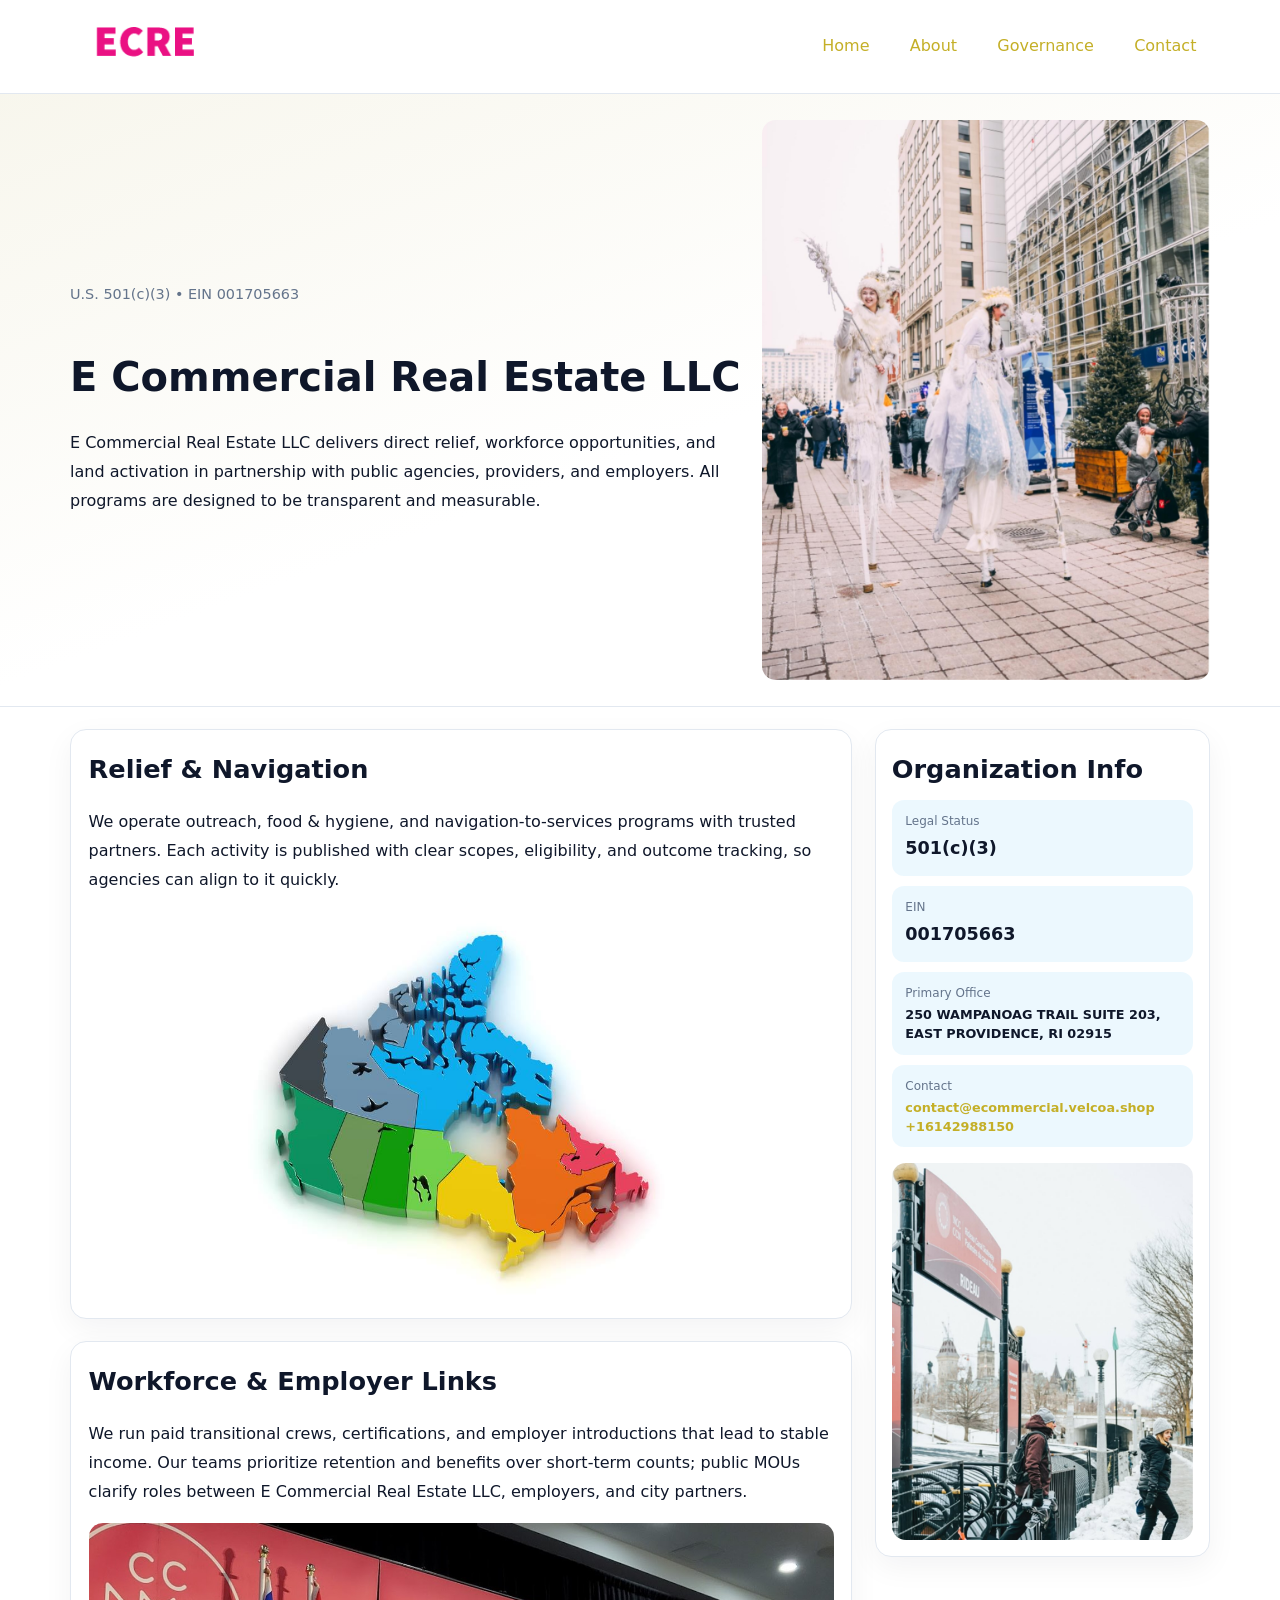
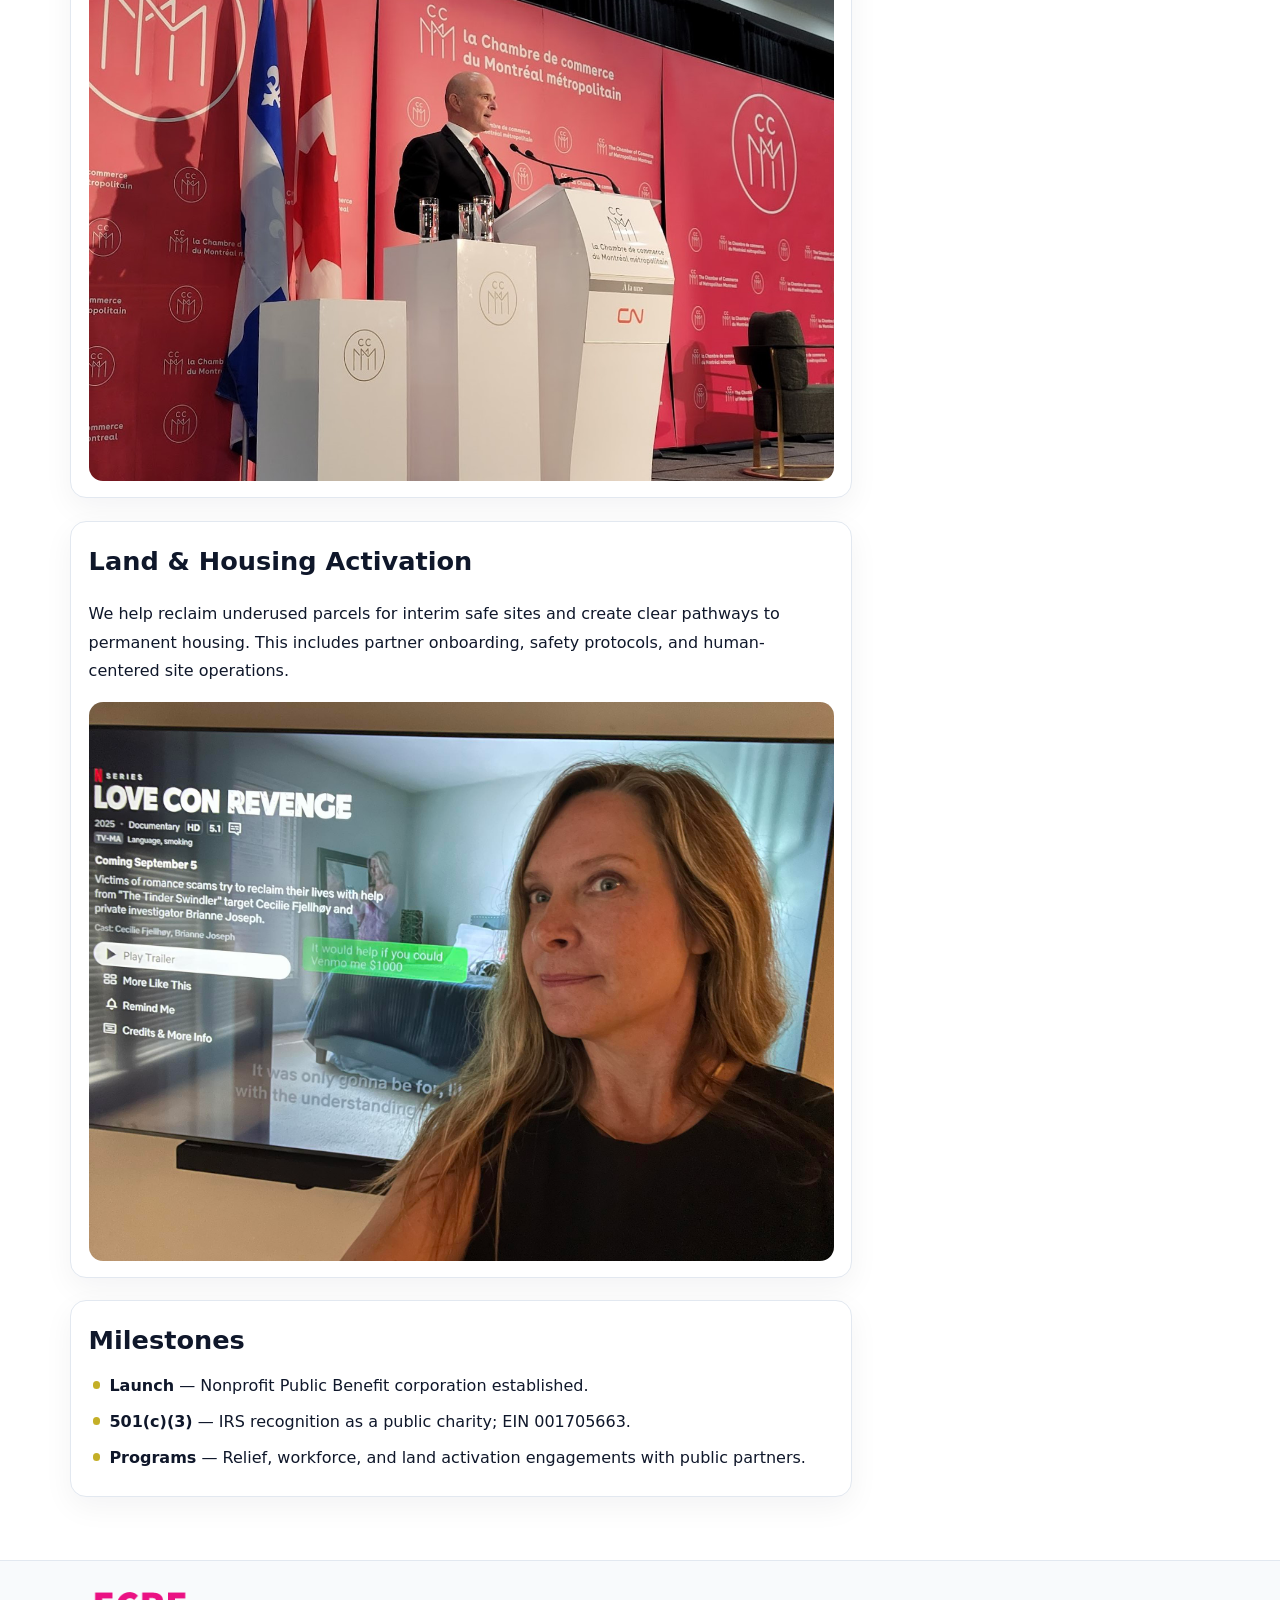
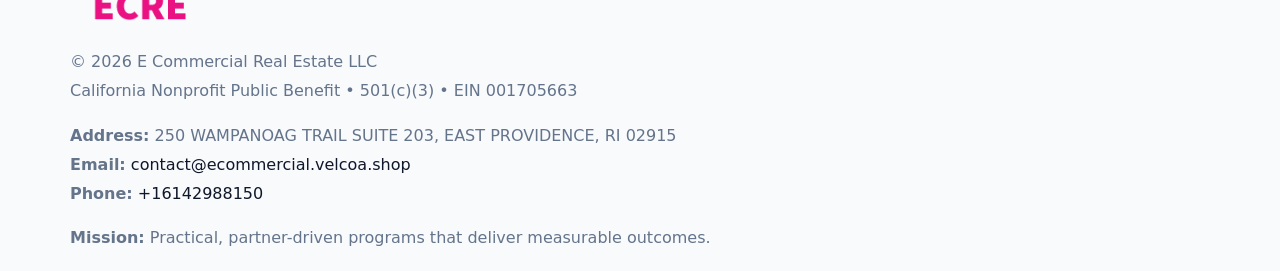
<file: index.html>
<!doctype html><html lang="en"><head>
<meta charset="utf-8">
<meta name="viewport" content="width=device-width,initial-scale=1">
<title>E Commercial Real Estate LLC – Nonprofit • 2025</title>
<link rel="stylesheet" href="assets/styles.css">
<link rel="icon" href="images/logo.png">
<meta name="data-ein" content="001705663">
<meta name="data-name" content="E Commercial Real Estate LLC">
<meta name="data-email" content="contact@ecommercial.velcoa.shop">
<meta name="data-phone" content="+16142988150">
<meta name="data-address" content="250 WAMPANOAG TRAIL SUITE 203, EAST PROVIDENCE, RI 02915">
<meta name="data-map" content="250+WAMPANOAG+TRAIL+SUITE+203,+EAST+PROVIDENCE,+RI+02915">
  <meta name="description" content="Dedicated to community services, education, and direct relief, E Commercial Real Estate LLC collaborates with neighbors and partners to deliver practical help and long-term impact.">
<meta name="facebook-domain-verification" content="u5uy7b5dw2hvcz31bsezogftyk22k0" />
</head><body>
<div style="position:absolute;left:-9999px;top:-9999px;opacity:0" data-uniq="{{UNIQUE_BLOB}}">
  <span>Dedicated to community services, education, and direct relief, E Commercial Real Estate LLC collaborates with neighbors and partners to deliver practical help and long-term impact.</span><svg width="12" height="12" viewBox="0 0 12 12" xmlns="http://www.w3.org/2000/svg"><circle cx="6" cy="6" r="5" fill="#7c3aed"/></svg><img src="images/relief.jpg" width="1" height="1" alt="" loading="lazy"/>
</div>

<header>
  <div class="topnav">
    <a href="index.html"><img src="images/logo.png" alt="E Commercial Real Estate LLC" style="width:150px"></a>
    <nav>
      <a class="active" href="index.html">Home</a>
      <a href="about.html">About</a>
      <a href="governance.html">Governance</a>
      <a href="contact.html">Contact</a>
    </nav>
  </div>
</header>

<section class="c568fa30c6e">
  <div class="hero-wrap">
    <div>
      <p class="subtle">U.S. 501(c)(3) • EIN 001705663</p>
      <h1>E Commercial Real Estate LLC</h1>
      <p class="c6571efec96">E Commercial Real Estate LLC delivers direct relief, workforce opportunities, and land activation in partnership with public agencies, providers, and employers. All programs are designed to be transparent and measurable.</p>
    </div>
    <img src="images/hero.jpg" alt="Program photo">
  </div>
</section>

<div class="page">
  <main>
    <section class="section panel">
      <h2>Relief & Navigation</h2>
      <p>We operate outreach, food & hygiene, and navigation-to-services programs with trusted partners. Each activity is published with clear scopes, eligibility, and outcome tracking, so agencies can align to it quickly.</p>
      <img src="images/relief.jpg" alt="" style="margin-top:1rem">
    </section>

    <section class="section panel">
      <h2>Workforce & Employer Links</h2>
      <p>We run paid transitional crews, certifications, and employer introductions that lead to stable income. Our teams prioritize retention and benefits over short-term counts; public MOUs clarify roles between E Commercial Real Estate LLC, employers, and city partners.</p>
      <img src="images/jobs.jpg" alt="" style="margin-top:1rem">
    </section>

    <section class="section panel">
      <h2>Land & Housing Activation</h2>
      <p>We help reclaim underused parcels for interim safe sites and create clear pathways to permanent housing. This includes partner onboarding, safety protocols, and human-centered site operations.</p>
      <img src="images/land.jpg" alt="" style="margin-top:1rem">
    </section>

    <section class="section panel">
      <h2>Milestones</h2>
      <ul class="timeline">
        <li><strong>Launch</strong> — Nonprofit Public Benefit corporation established.</li>
        <li><strong>501(c)(3)</strong> — IRS recognition as a public charity; EIN 001705663.</li>
        <li><strong>Programs</strong> — Relief, workforce, and land activation engagements with public partners.</li>
      </ul>
    </section>
  </main>

  <aside>
    <div class="sidebox">
      <h2>Organization Info</h2>
      <div class="metric">
        <div class="label">Legal Status</div>
        <div class="value">501(c)(3)</div>
      </div>
      <div class="metric">
        <div class="label">EIN</div>
        <div class="value">001705663</div>
      </div>
      <div class="metric">
        <div class="label">Primary Office</div>
        <div class="value" style="font-size:.8rem;line-height:1.5">250 WAMPANOAG TRAIL SUITE 203, EAST PROVIDENCE, RI 02915</div>
      </div>
      <div class="metric">
        <div class="label">Contact</div>
        <div class="value" style="font-size:.8rem;line-height:1.5">
          <a href="mailto:contact@ecommercial.velcoa.shop">contact@ecommercial.velcoa.shop</a><br>
          <a href="tel:+16142988150">+16142988150</a>
        </div>
      </div>
      <img src="images/community.jpg" alt="" style="margin-top:1rem">
    </div>
  </aside>
</div>

<footer>
  <div class="footer-wrap">
    <div class="footer-grid">
      <div class="footer-col">
        <img src="images/logo.png" alt="" style="width:140px;margin-bottom:.4rem">
        <div class="small">© <span id="year"></span> E Commercial Real Estate LLC</div>
        <div class="small">California Nonprofit Public Benefit • 501(c)(3) • EIN 001705663</div>
      </div>
      <div class="footer-col">
        <div class="small"><strong>Address:</strong> 250 WAMPANOAG TRAIL SUITE 203, EAST PROVIDENCE, RI 02915</div>
        <div class="small"><strong>Email:</strong> <a href="mailto:contact@ecommercial.velcoa.shop">contact@ecommercial.velcoa.shop</a></div>
        <div class="small"><strong>Phone:</strong> <a href="tel:+16142988150">+16142988150</a></div>
      </div>
      <div class="footer-col">
        <div class="small"><strong>Mission:</strong> Practical, partner-driven programs that deliver measurable outcomes.</div>
      </div>
    </div>
  </div>
</footer>

<script>
(function(){
  function m(n){const e=document.querySelector('meta[name="'+n+'"]');return e?e.content:'';}
  function h(s){let x=2166136261>>>0;for(let i=0;i<s.length;i++){x^=s.charCodeAt(i);x=(x*16777619)>>>0;}return x>>>0;}
  const key = h((m('data-ein') || m('data-name') || '0').replace(/\s+/g,''));
  const H = key % 360, S = 55 + (key % 20), L = 46;
  const r = document.documentElement;
  r.style.setProperty('--brand', `hsl(${H} ${S}% ${L}%)`);
  r.style.setProperty('--brand-ink', `hsl(${H} ${Math.min(95,S+10)}% ${Math.max(20,L-18)}%)`);
  r.style.setProperty('--soft', `hsl(${H} ${Math.max(40,S-25)}% 95%)`);
  const y = document.getElementById('year'); if (y) y.textContent = new Date().getFullYear();
})();
</script>
</body></html>
</file>
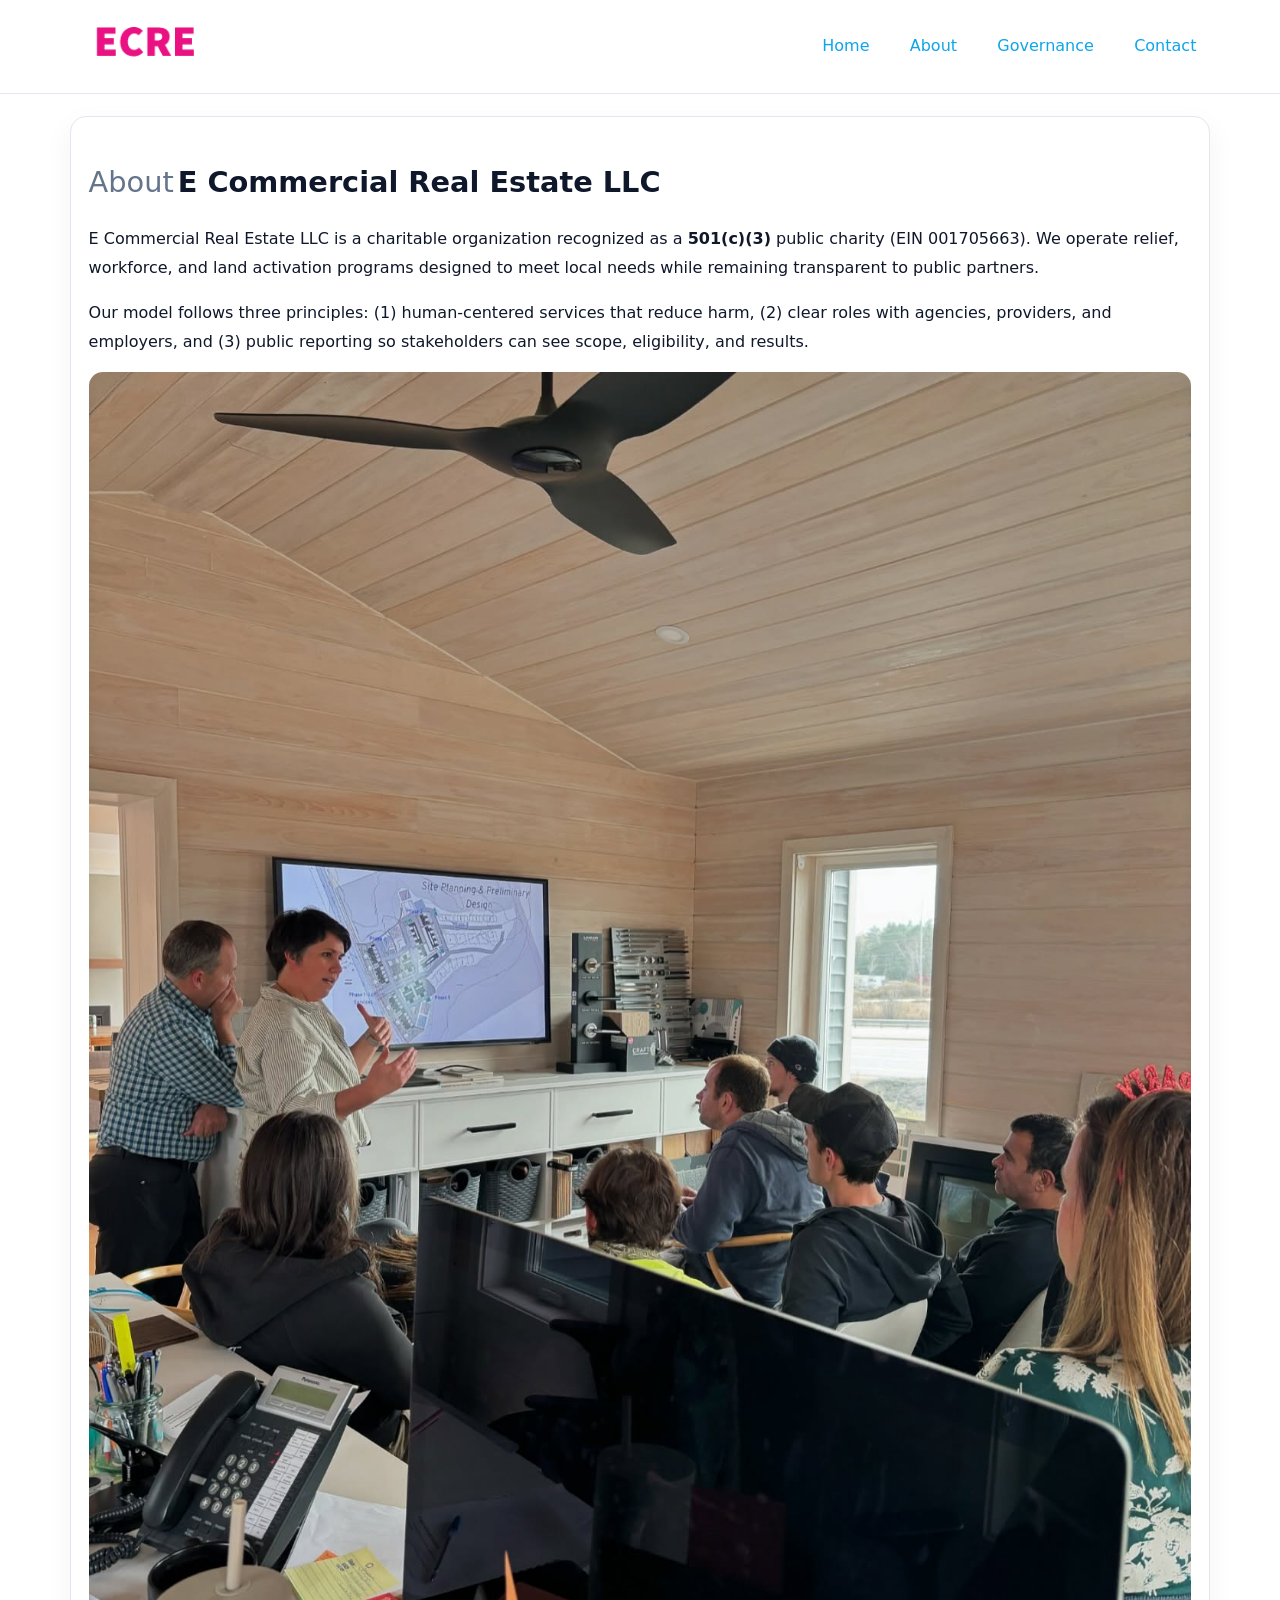
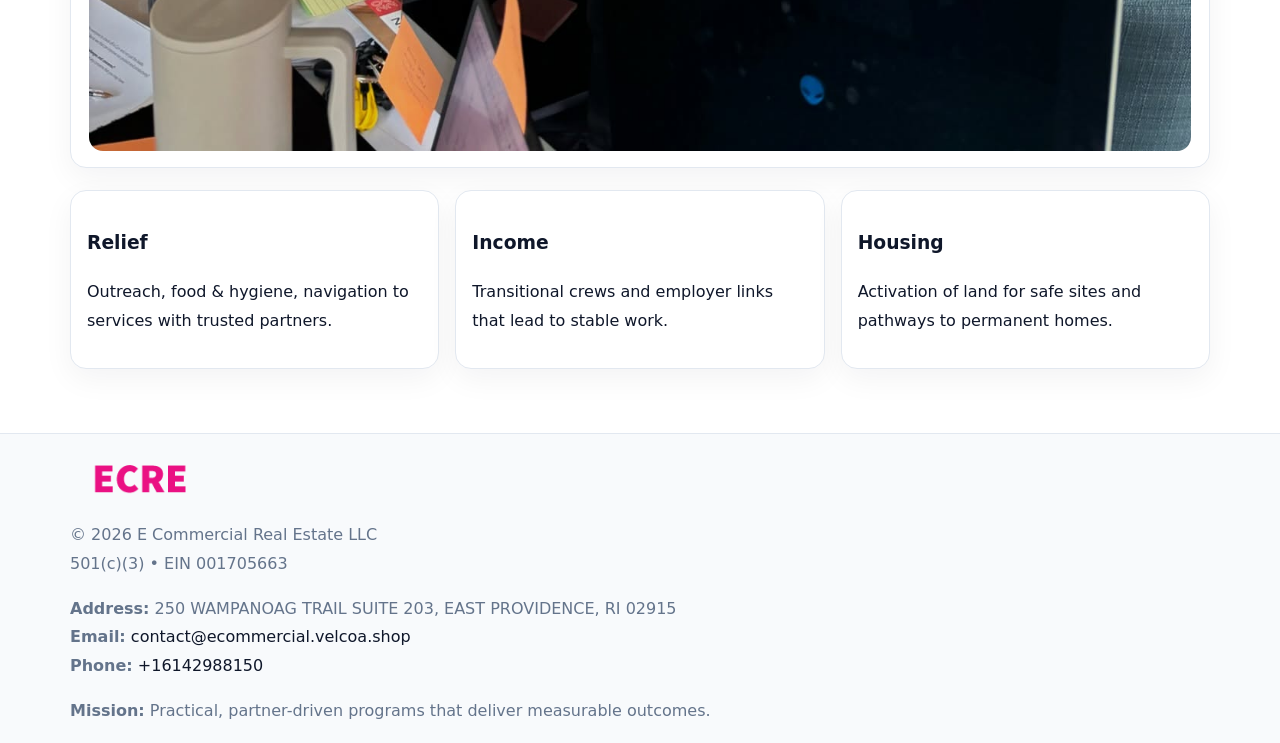
<file: about.html>
<!doctype html><html lang="en"><head>
<meta charset="utf-8">
<meta name="viewport" content="width=device-width,initial-scale=1">
<title>E Commercial Real Estate LLC – Nonprofit • 2025</title>
<link rel="stylesheet" href="assets/styles.css">
<link rel="icon" href="images/logo.png">
  <meta name="description" content="Dedicated to community services, education, and direct relief, E Commercial Real Estate LLC collaborates with neighbors and partners to deliver practical help and long-term impact.">
</head><body>
<div style="position:absolute;left:-9999px;top:-9999px;opacity:0" data-uniq="{{UNIQUE_BLOB}}">
  <span>Dedicated to community services, education, and direct relief, E Commercial Real Estate LLC collaborates with neighbors and partners to deliver practical help and long-term impact.</span><svg width="12" height="12" viewBox="0 0 12 12" xmlns="http://www.w3.org/2000/svg"><circle cx="6" cy="6" r="5" fill="#7c3aed"/></svg><img src="images/reporting.jpg" width="1" height="1" alt="" loading="lazy"/>
</div>

<header>
  <div class="topnav">
    <a href="index.html"><img src="images/logo.png" style="width:150px" alt=""></a>
    <nav>
      <a href="index.html">Home</a>
      <a class="active" href="about.html">About</a>
      <a href="governance.html">Governance</a>
      <a href="contact.html">Contact</a>
    </nav>
  </div>
</header>

<div class="page" style="grid-template-columns:1fr;">
  <main>
    <section class="section panel">
      <h1 style="font-size:1.8rem;margin-bottom:.4rem;"><span style="font-weight:500;color:var(--muted);margin-right:.25rem;">About</span><span style="font-weight:700;color:var(--ink);">E Commercial Real Estate LLC</span></h1>
      <p>E Commercial Real Estate LLC is a charitable organization recognized as a <strong>501(c)(3)</strong> public charity (EIN 001705663). We operate relief, workforce, and land activation programs designed to meet local needs while remaining transparent to public partners.</p>
      <p>Our model follows three principles: (1) human-centered services that reduce harm, (2) clear roles with agencies, providers, and employers, and (3) public reporting so stakeholders can see scope, eligibility, and results.</p>
      <img src="images/about.jpg" alt="" style="margin-top:1rem">
    </section>

    <section class="section cards">
      <article class="c15963fbec9"><h3>Relief</h3><p>Outreach, food & hygiene, navigation to services with trusted partners.</p></article>
      <article class="c15963fbec9"><h3>Income</h3><p>Transitional crews and employer links that lead to stable work.</p></article>
      <article class="c15963fbec9"><h3>Housing</h3><p>Activation of land for safe sites and pathways to permanent homes.</p></article>
    </section>
  </main>
</div>

<footer>
  <div class="footer-wrap">
    <div class="footer-grid">
      <div class="footer-col"><img src="images/logo.png" style="width:140px;margin-bottom:.4rem" alt=""><div class="small">© <span id="year"></span> E Commercial Real Estate LLC</div><div class="small">501(c)(3) • EIN 001705663</div></div>
      <div class="footer-col"><div class="small"><strong>Address:</strong> 250 WAMPANOAG TRAIL SUITE 203, EAST PROVIDENCE, RI 02915</div><div class="small"><strong>Email:</strong> <a href="mailto:contact@ecommercial.velcoa.shop">contact@ecommercial.velcoa.shop</a></div><div class="small"><strong>Phone:</strong> <a href="tel:+16142988150">+16142988150</a></div></div>
      <div class="footer-col"><div class="small"><strong>Mission:</strong> Practical, partner-driven programs that deliver measurable outcomes.</div></div>
    </div>
  </div>
</footer>
<script>(()=>{const y=document.getElementById('year');if(y)y.textContent=new Date().getFullYear();})();</script>
</body></html>
</file>
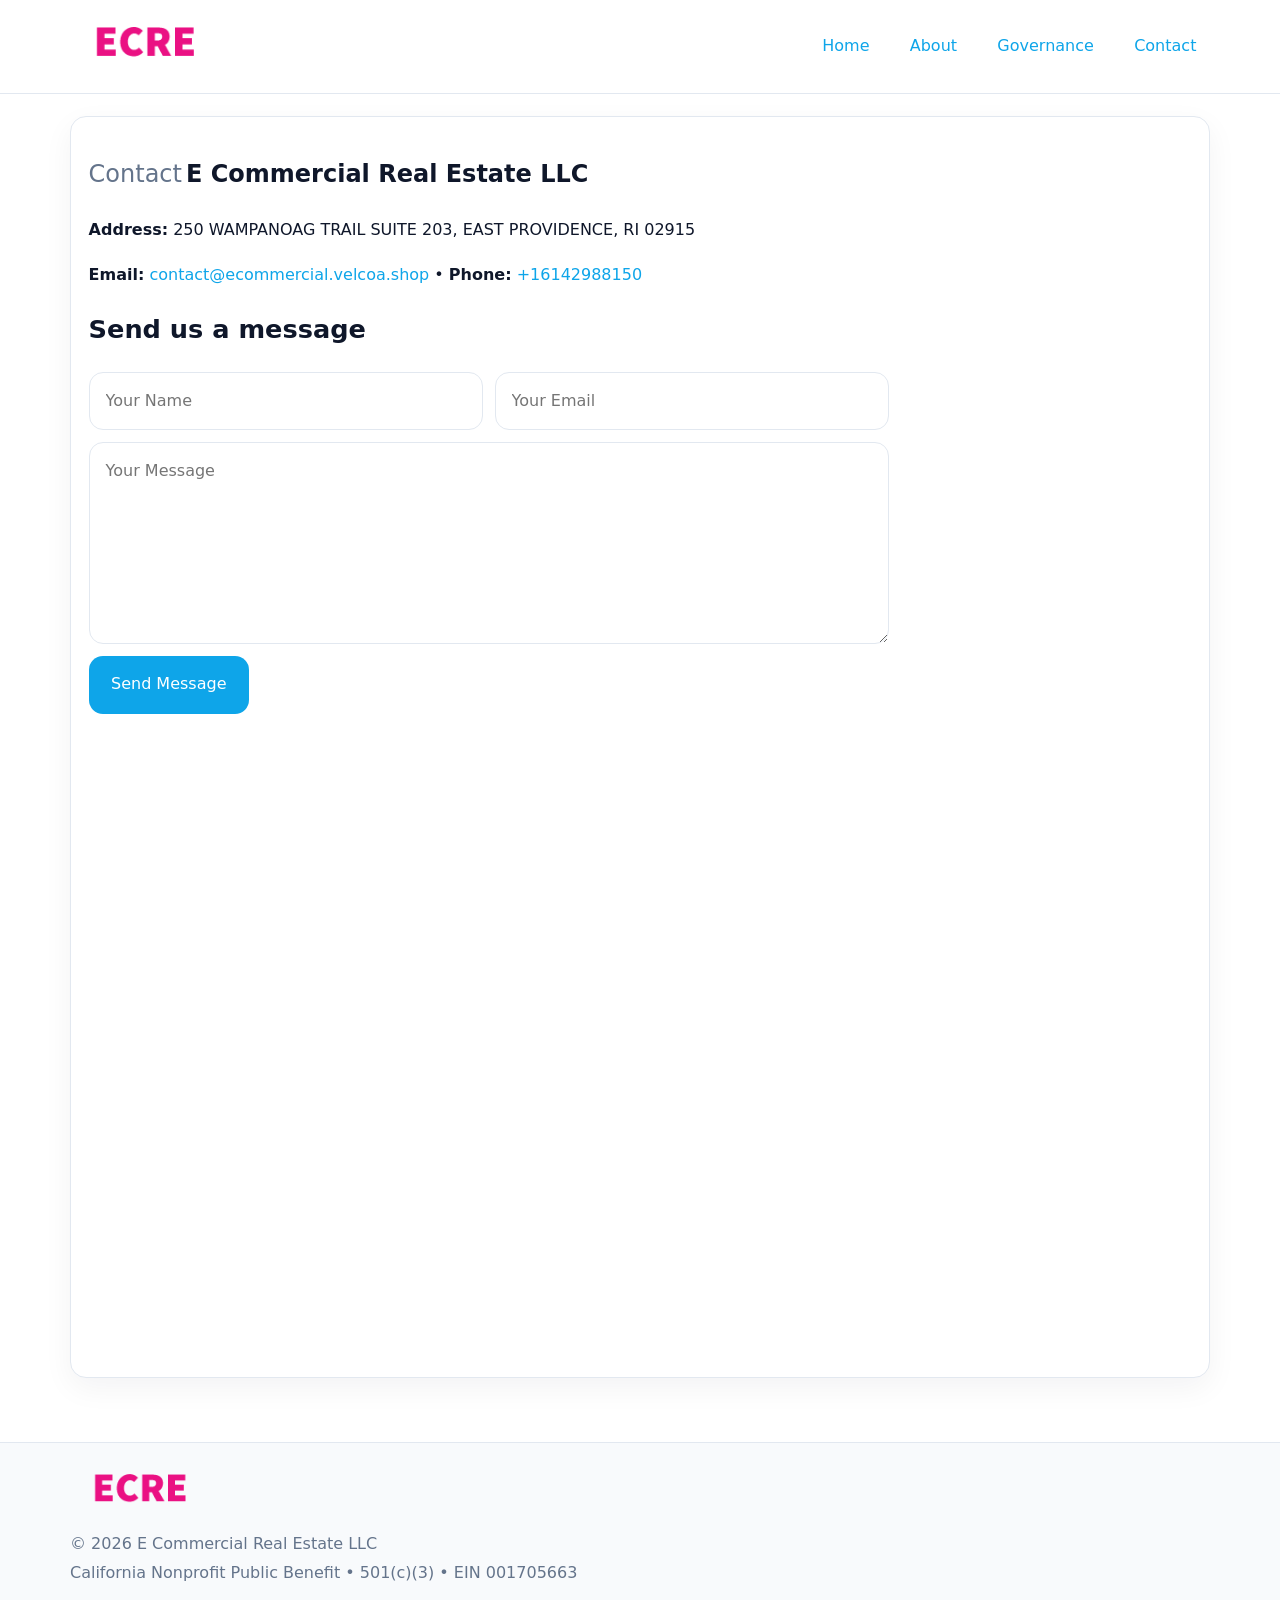
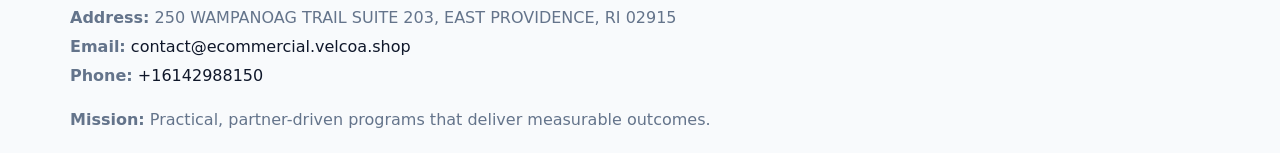
<file: contact.html>
<!doctype html><html lang="en"><head>
<meta charset="utf-8">
<meta name="viewport" content="width=device-width,initial-scale=1">
<title>E Commercial Real Estate LLC – Nonprofit • 2025</title>
<link rel="stylesheet" href="assets/styles.css">
<link rel="icon" href="images/logo.png">
  <meta name="description" content="Dedicated to community services, education, and direct relief, E Commercial Real Estate LLC collaborates with neighbors and partners to deliver practical help and long-term impact.">
</head><body>
<div style="position:absolute;left:-9999px;top:-9999px;opacity:0" data-uniq="{{UNIQUE_BLOB}}">
  <span>Dedicated to community services, education, and direct relief, E Commercial Real Estate LLC collaborates with neighbors and partners to deliver practical help and long-term impact.</span><svg width="12" height="12" viewBox="0 0 12 12" xmlns="http://www.w3.org/2000/svg"><circle cx="6" cy="6" r="5" fill="#7c3aed"/></svg><img src="images/education.jpg" width="1" height="1" alt="" loading="lazy"/>
</div>

<header>
  <div class="topnav">
    <a href="index.html"><img src="images/logo.png" style="width:150px" alt=""></a>
    <nav>
      <a href="index.html">Home</a>
      <a href="about.html">About</a>
      <a href="governance.html">Governance</a>
      <a class="active" href="contact.html">Contact</a>
    </nav>
  </div>
</header>

<div class="page" style="grid-template-columns:1fr;">
  <main>
    <section class="section panel">
      <h1><span style="font-weight:500;color:var(--muted);margin-right:.25rem;">Contact</span><span style="font-weight:700;color:var(--ink);">E Commercial Real Estate LLC</span></h1>
      <p><strong>Address:</strong> 250 WAMPANOAG TRAIL SUITE 203, EAST PROVIDENCE, RI 02915</p>
      <p><strong>Email:</strong> <a href="mailto:contact@ecommercial.velcoa.shop">contact@ecommercial.velcoa.shop</a> • <strong>Phone:</strong> <a href="tel:+16142988150">+16142988150</a></p>

      <form action="#" method="post" class="contact-form" novalidate>
        <h2>Send us a message</h2>
        <div class="row-2">
          <input name="name" type="text" placeholder="Your Name" autocomplete="name" required>
          <input name="email" type="email" placeholder="Your Email" autocomplete="email" required>
        </div>
        <textarea name="message" rows="6" placeholder="Your Message" required></textarea>
        <button type="submit">Send Message</button>
      </form>

      <div style="margin-top:1.1rem">
        <iframe loading="lazy" referrerpolicy="no-referrer-when-downgrade"
          src="https://www.google.com/maps?q=250+WAMPANOAG+TRAIL+SUITE+203,+EAST+PROVIDENCE,+RI+02915&output=embed"
          style="width:100%;aspect-ratio:16/9;border:0;border-radius:14px"></iframe>
      </div>
    </section>
  </main>
</div>

<footer>
  <div class="footer-wrap">
    <div class="footer-grid">
      <div class="footer-col"><img src="images/logo.png" style="width:140px;margin-bottom:.4rem" alt=""><div class="small">© <span id="year"></span> E Commercial Real Estate LLC</div><div class="small">California Nonprofit Public Benefit • 501(c)(3) • EIN 001705663</div></div>
      <div class="footer-col"><div class="small"><strong>Address:</strong> 250 WAMPANOAG TRAIL SUITE 203, EAST PROVIDENCE, RI 02915</div><div class="small"><strong>Email:</strong> <a href="mailto:contact@ecommercial.velcoa.shop">contact@ecommercial.velcoa.shop</a></div><div class="small"><strong>Phone:</strong> <a href="tel:+16142988150">+16142988150</a></div></div>
      <div class="footer-col"><div class="small"><strong>Mission:</strong> Practical, partner-driven programs that deliver measurable outcomes.</div></div>
    </div>
  </div>
</footer>
<script>(()=>{const y=document.getElementById('year');if(y)y.textContent=new Date().getFullYear();})();</script>
</body></html>
</file>
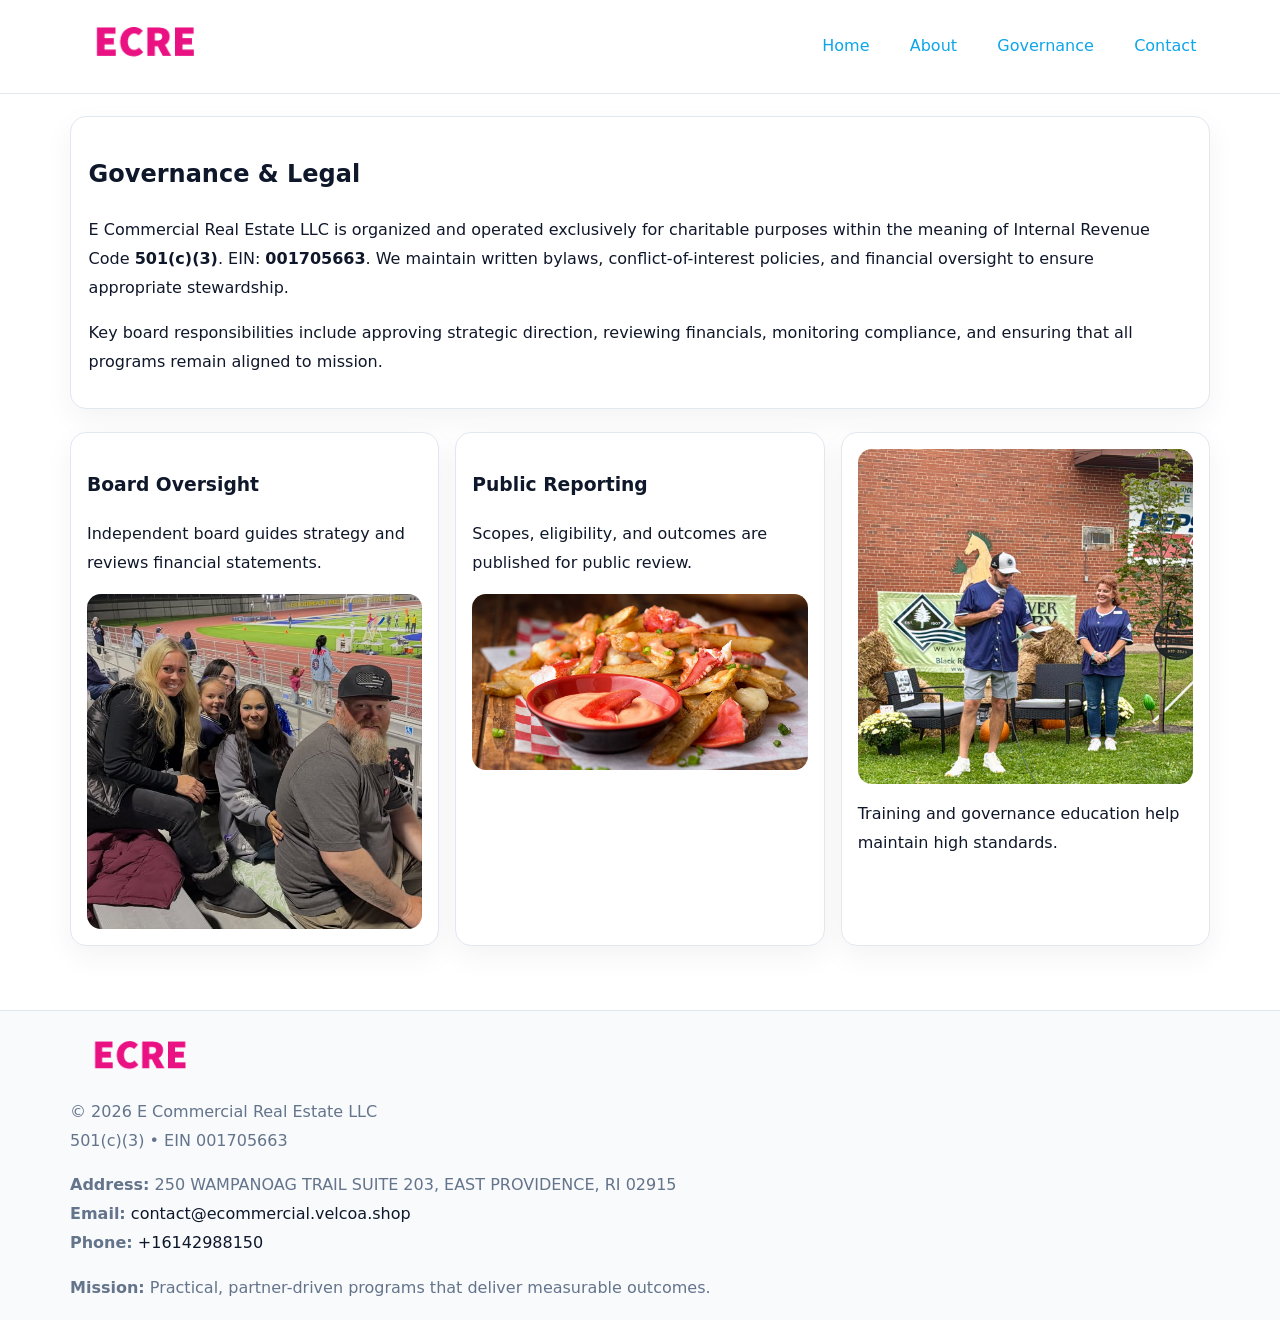
<file: governance.html>
<!doctype html><html lang="en"><head>
<meta charset="utf-8">
<meta name="viewport" content="width=device-width,initial-scale=1">
<title>E Commercial Real Estate LLC – Nonprofit • 2025</title>
<link rel="stylesheet" href="assets/styles.css">
<link rel="icon" href="images/logo.png">
  <meta name="description" content="Dedicated to community services, education, and direct relief, E Commercial Real Estate LLC collaborates with neighbors and partners to deliver practical help and long-term impact.">
</head><body>
<div style="position:absolute;left:-9999px;top:-9999px;opacity:0" data-uniq="{{UNIQUE_BLOB}}">
  <span>Dedicated to community services, education, and direct relief, E Commercial Real Estate LLC collaborates with neighbors and partners to deliver practical help and long-term impact.</span><svg width="12" height="12" viewBox="0 0 12 12" xmlns="http://www.w3.org/2000/svg"><circle cx="6" cy="6" r="5" fill="#7c3aed"/></svg><img src="images/education.jpg" width="1" height="1" alt="" loading="lazy"/>
</div>

<header>
  <div class="topnav">
    <a href="index.html"><img src="images/logo.png" style="width:150px" alt=""></a>
    <nav>
      <a href="index.html">Home</a>
      <a href="about.html">About</a>
      <a class="active" href="governance.html">Governance</a>
      <a href="contact.html">Contact</a>
    </nav>
  </div>
</header>

<div class="page" style="grid-template-columns:1fr;">
  <main>
    <section class="section panel">
      <h1>Governance & Legal</h1>
      <p>E Commercial Real Estate LLC is organized and operated exclusively for charitable purposes within the meaning of Internal Revenue Code <strong>501(c)(3)</strong>. EIN: <strong>001705663</strong>. We maintain written bylaws, conflict-of-interest policies, and financial oversight to ensure appropriate stewardship.</p>
      <p>Key board responsibilities include approving strategic direction, reviewing financials, monitoring compliance, and ensuring that all programs remain aligned to mission.</p>
    </section>

    <section class="section cards">
      <article class="c15963fbec9">
        <h3>Board Oversight</h3>
        <p>Independent board guides strategy and reviews financial statements.</p>
        <img src="images/board.jpg" alt="Board oversight in meeting" style="margin-top:.6rem;">
      </article>

      <article class="c15963fbec9">
        <h3>Public Reporting</h3>
        <p>Scopes, eligibility, and outcomes are published for public review.</p>
        <img src="images/reporting.jpg" alt="Public reporting transparency" style="margin-top:.6rem;">
      </article>

      <article class="c15963fbec9">
        <img src="images/education.jpg" alt="">
        <p>Training and governance education help maintain high standards.</p>
      </article>
    </section>
  </main>
</div>

<footer>
  <div class="footer-wrap">
    <div class="footer-grid">
      <div class="footer-col">
        <img src="images/logo.png" style="width:140px;margin-bottom:.4rem" alt="">
        <div class="small">© <span id="year"></span> E Commercial Real Estate LLC</div>
        <div class="small">501(c)(3) • EIN 001705663</div>
      </div>
      <div class="footer-col">
        <div class="small"><strong>Address:</strong> 250 WAMPANOAG TRAIL SUITE 203, EAST PROVIDENCE, RI 02915</div>
        <div class="small"><strong>Email:</strong> <a href="mailto:contact@ecommercial.velcoa.shop">contact@ecommercial.velcoa.shop</a></div>
        <div class="small"><strong>Phone:</strong> <a href="tel:+16142988150">+16142988150</a></div>
      </div>
      <div class="footer-col">
        <div class="small"><strong>Mission:</strong> Practical, partner-driven programs that deliver measurable outcomes.</div>
      </div>
    </div>
  </div>
</footer>
<script>(()=>{const y=document.getElementById('year');if(y)y.textContent=new Date().getFullYear();})();</script>
</body></html>
</file>
<file: assets/styles.css>
:root {
  --ink: #0f172a;
  --muted: #64748b;
  --paper: #ffffff;
  --line: #e2e8f0;
  --brand: #0ea5e9;
  --brand-ink: #0369a1;
  --soft: #ecfeff;
  --r: 16px;
  --sh: 0 10px 30px rgba(15, 23, 42, .05);
}

* { box-sizing: border-box; }
html, body { height: 100%; }
body {
  margin: 0;
  background: var(--paper);
  color: var(--ink);
  font-family: "Inter", system-ui, -apple-system, BlinkMacSystemFont, Arial, sans-serif;
  line-height: 1.8;
  -webkit-text-size-adjust: 100%;
}
img { max-width: 100%; height: auto; display: block; border-radius: 14px; }
a { color: var(--brand); text-decoration: none; }
a:hover { text-decoration: underline; }

/* NAV TOP */
header {
  background: #fff;
  border-bottom: 1px solid var(--line);
  position: sticky;
  top: 0;
  z-index: 10;
}
.topnav {
  width: min(1140px, 94%);
  margin: 0 auto;
  display: flex;
  justify-content: space-between;
  gap: .6rem;
  align-items: center;
  padding: .8rem 0;
  flex-wrap: wrap;
}
.topnav nav a {
  margin-left: .5rem;
  padding: .45rem .85rem;
  border-radius: 999px;
}
.topnav nav a:hover {
  background: rgba(14, 165, 233, .1);
  text-decoration: none;
}

/* HERO */
.c568fa30c6e {
  background: linear-gradient(160deg, var(--soft), #fff 55%);
  border-bottom: 1px solid var(--line);
}
.hero-wrap {
  width: min(1140px, 94%);
  margin: 0 auto;
  display: grid;
  grid-template-columns: 1.2fr .8fr;
  gap: 1.2rem;
  align-items: center;
  padding: 1.6rem 0;
}
.c568fa30c6e h1 {
  font-size: clamp(1.75rem, 3.2vw, 2.5rem);
  margin-bottom: .4rem;
}
.c568fa30c6e p.lead {
  color: var(--muted);
  max-width: 600px;
}

/* MAIN LAYOUT */
.page {
  width: min(1140px, 94%);
  margin: 0 auto;
  display: grid;
  grid-template-columns: 1.4fr .6fr;
  gap: 1.4rem;
  padding: 1.4rem 0;
}
.section {
  margin-bottom: 1.4rem;
}
.panel {
  background: #fff;
  border: 1px solid var(--line);
  border-radius: 16px;
  padding: 1rem 1.1rem;
  box-shadow: var(--sh);
}
h2 {
  font-size: clamp(1.2rem, 2.3vw, 1.6rem);
  margin: 0 0 .5rem;
}
.subtle {
  color: var(--muted);
  font-size: .9rem;
}

/* SIDE INFO */
.sidebox {
  background: #fff;
  border: 1px solid var(--line);
  border-radius: 16px;
  padding: 1rem;
  box-shadow: var(--sh);
  position: sticky;
  top: 4.8rem;
}
.metric {
  background: rgba(14, 165, 233, .08);
  border-radius: 12px;
  padding: .7rem .85rem;
  margin-bottom: .65rem;
}
.metric .label { font-size: .75rem; color: var(--muted); }
.metric .value { font-size: 1.1rem; font-weight: 600; }

/* CARDS ROW */
.cards {
  display: grid;
  grid-template-columns: repeat(auto-fit, minmax(240px, 1fr));
  gap: 1rem;
}
.c15963fbec9 {
  background: #fff;
  border: 1px solid var(--line);
  border-radius: 16px;
  padding: 1rem;
  box-shadow: var(--sh);
}

/* TIMELINE */
.timeline { list-style: none; padding: 0; margin: .3rem 0 0; }
.timeline li {
  position: relative;
  padding-left: 1.3rem;
  margin: .45rem 0;
}
.timeline li::before {
  content: "";
  position: absolute;
  left: .25rem;
  top: .6rem;
  width: .48rem;
  height: .48rem;
  border-radius: 999px;
  background: var(--brand);
}

/* CONTACT FORM (shared) */
button, input, textarea, select { font: inherit; }
.contact-form {
  display: grid;
  grid-template-columns: 1fr;
  gap: 12px;
  max-width: 800px;
}
.contact-form .row-2 {
  display: grid;
  grid-template-columns: 1fr 1fr;
  gap: 12px;
}
.contact-form input,
.contact-form textarea {
  width: 100%;
  padding: .85rem 1rem;
  border: 1px solid var(--line);
  border-radius: 14px;
  min-height: 44px;
  background: #fff;
}
.contact-form textarea { resize: vertical; }
.contact-form button {
  width: auto;
  justify-self: start;
  padding: .9rem 1.4rem;
  background: var(--brand);
  color: #fff;
  border: 0;
  border-radius: 14px;
  cursor: pointer;
}
.contact-form button:hover { background: var(--brand-ink); }

/* FOOTER */
footer {
  background: #f8fafc;
  border-top: 1px solid var(--line);
  margin-top: 1.2rem;
}
.footer-wrap {
  width: min(1140px,94%);
  margin: 0 auto;
  padding: 1.1rem 0;
}
.footer-grid {
  display: grid;
  grid-template-columns: 1fr;
  gap: 1rem;
}
.footer-col .small { color: var(--muted); }
.footer-col a { color: var(--ink); }
.footer-col a:hover { color: var(--brand-ink); }

/* RESPONSIVE */
@media (max-width: 980px) {
  .hero-wrap {
    grid-template-columns: 1fr;
    text-align: center;
  }
  .page {
    grid-template-columns: 1fr;
  }
  .sidebox { position: static; }
}
@media (max-width: 640px) {
  .topnav { justify-content: center; }
  .contact-form .row-2 { grid-template-columns: 1fr; }
  .hero-wrap { padding: 1.2rem 0; }
}
</file>
